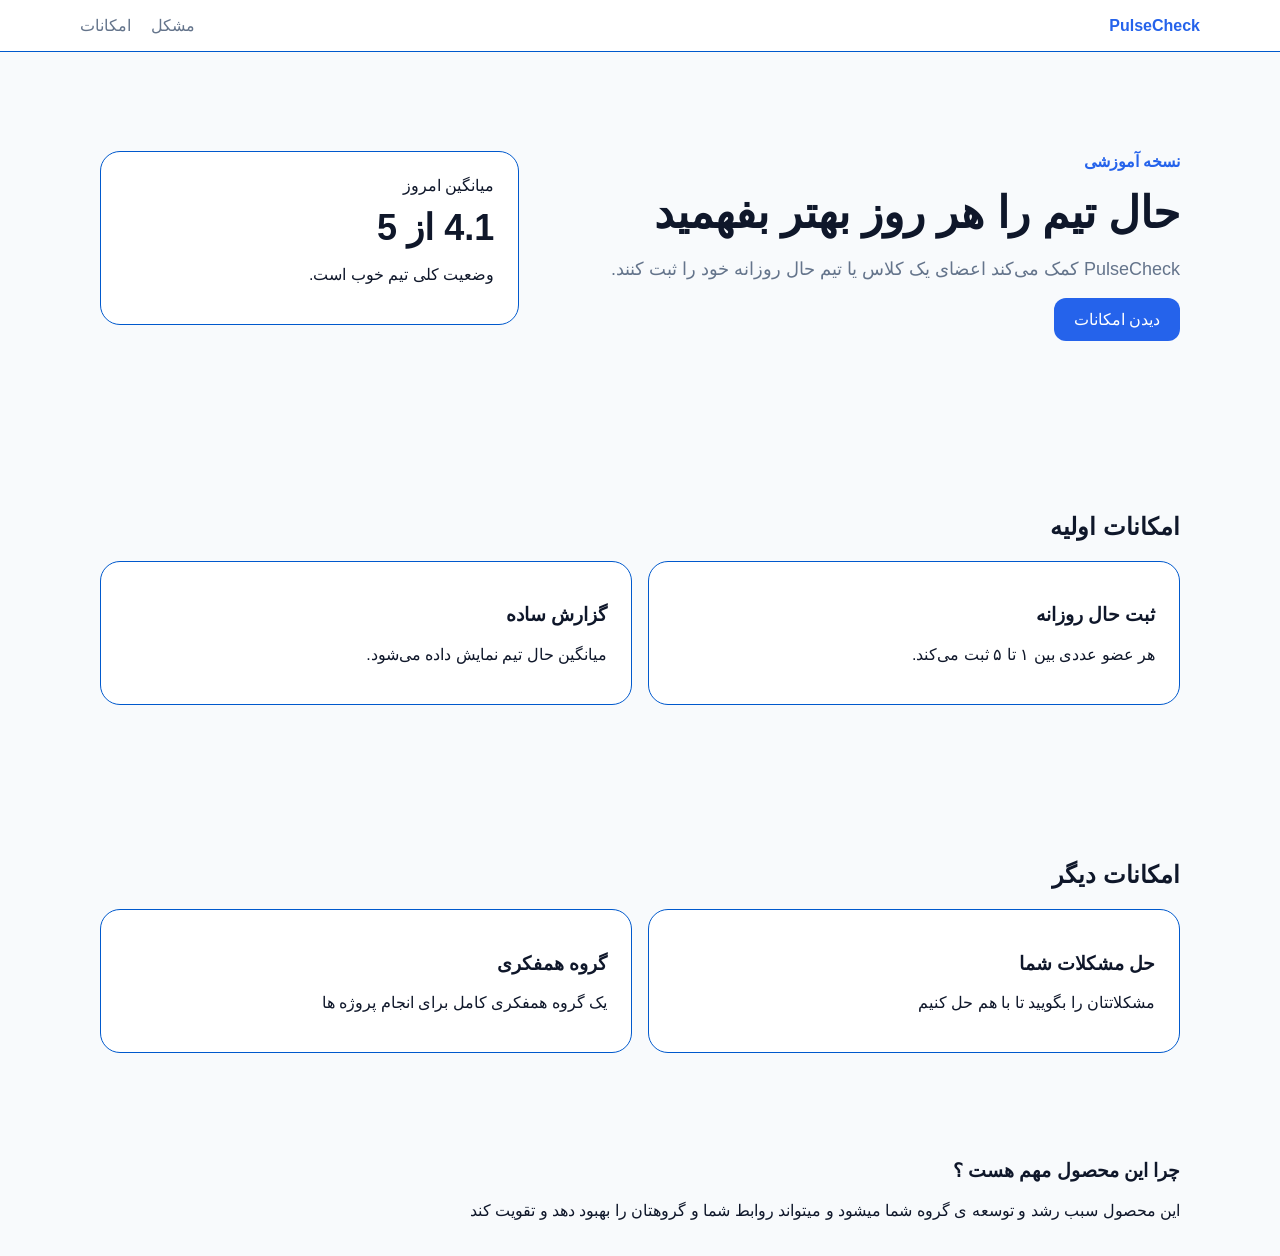
<file: index.html>
<!DOCTYPE html>
<html lang="fa" dir="rtl">

<head>
  <meta charset="UTF-8" />
  <meta name="viewport" content="width=device-width, initial-scale=1.0" />
  <title>PulseCheck</title>
  <link rel="stylesheet" href="styles.css" />
</head>

<body>
  <header class="site-header">
    <div class="container header-content">
      <strong class="logo">PulseCheck</strong>
      <nav>
        <a href="#problem">مشکل</a>
        <a href="#features">امکانات</a>
      </nav>
    </div>
  </header>

  <main>
    <section class="hero">
      <div class="container hero-grid">
        <div>
          <p class="eyebrow">نسخه آموزشی</p>
          <h1>حال تیم را هر روز بهتر بفهمید</h1>
          <p class="hero-text">PulseCheck کمک می‌کند اعضای یک کلاس یا تیم حال روزانه خود را ثبت کنند.</p>
          <a class="button" href="#features">دیدن امکانات</a>
        </div>
        <div class="hero-card">
          <span>میانگین امروز</span>
          <strong>4.1 از 5</strong>
          <p>وضعیت کلی تیم خوب است.</p>
        </div>
      </div>
    </section>


    <section id="features" class="section">
      <div class="container">
        <h2>امکانات اولیه</h2>
        <div class="cards">
          <article class="card">
            <h3>ثبت حال روزانه</h3>
            <p>هر عضو عددی بین ۱ تا ۵ ثبت می‌کند.</p>
          </article>
          <article class="card">
            <h3>گزارش ساده</h3>
            <p>میانگین حال تیم نمایش داده می‌شود.</p>
          </article>
        </div>
      </div>
    </section>

    <section id="features" class="section">
      <div class="container">
        <h2>امکانات دیگر</h2>
        <div class="cards">
          <article class="card">
            <h3>حل مشکلات شما </h3>
            <p> مشکلاتتان را بگویید تا با هم حل کنیم </p>
          </article>
          <article class="card">
            <h3>گروه همفکری </h3>
            <p> یک گروه همفکری کامل برای انجام پروژه ها</p>
          </article>
        </div>
      </div>
    </section>
    <div class="container">
      <h3>چرا این محصول مهم هست ؟</h3>
      <p>این محصول سبب رشد و توسعه ی گروه شما میشود و میتواند روابط شما و گروهتان را بهبود دهد و تقویت کند</p>
    </div>
  </main>
</body>

</html>
</file>
<file: styles.css>
:root {
  --primary: #2563eb;
  --primary-dark: #1d4ed8;
  --text: #0f172a;
  --muted: #64748b;
  --surface: #ffffff;
  --background: #f8fafc;
  --border: #0059cd;
}

* {
  box-sizing: border-box;
}

body {
  margin: 0;
  font-family: Arial, sans-serif;
  background: var(--background);
  color: var(--text);
}

.container {
  width: min(1120px, calc(100% - 32px));
  margin: 0 auto;
  padding: 20px;
}

.site-header {
  background: var(--surface);
  border-bottom: 1px solid var(--border);
}

.header-content {
  display: flex;
  justify-content: space-between;
  align-items: center;
  padding: 16px 0;
}

.logo {
  color: var(--primary);
}

nav a {
  color: var(--muted);
  text-decoration: none;
  margin-right: 16px;
}

.hero {
  padding: 64px 0;
}

.hero-grid {
  display: grid;
  grid-template-columns: 1.5fr 1fr;
  gap: 32px;
  align-items: center;
}

.eyebrow {
  color: var(--primary);
  font-weight: bold;
}

.hero h1 {
  font-size: 44px;
  line-height: 1.2;
  margin: 0 0 16px;
}

.hero-text {
  color: var(--muted);
  font-size: 18px;
}

.button {
  display: inline-block;
  background: var(--primary);
  color: white;
  text-decoration: none;
  padding: 12px 20px;
  border-radius: 12px;
}

.hero-card,
.card {
  background: var(--surface);
  border: 1px solid var(--border);
  border-radius: 20px;
  padding: 24px;
}

.hero-card strong {
  display: block;
  font-size: 36px;
  margin: 12px 0;
}

.section {
  padding: 48px 0;
}

.cards {
  display: grid;
  grid-template-columns: repeat(2, 1fr);
  gap: 16px;
}

@media (max-width: 700px) {
  .hero-grid,
  .cards {
    grid-template-columns: 1fr;
  }

  .hero h1 {
    font-size: 32px;
  }
}
</file>
